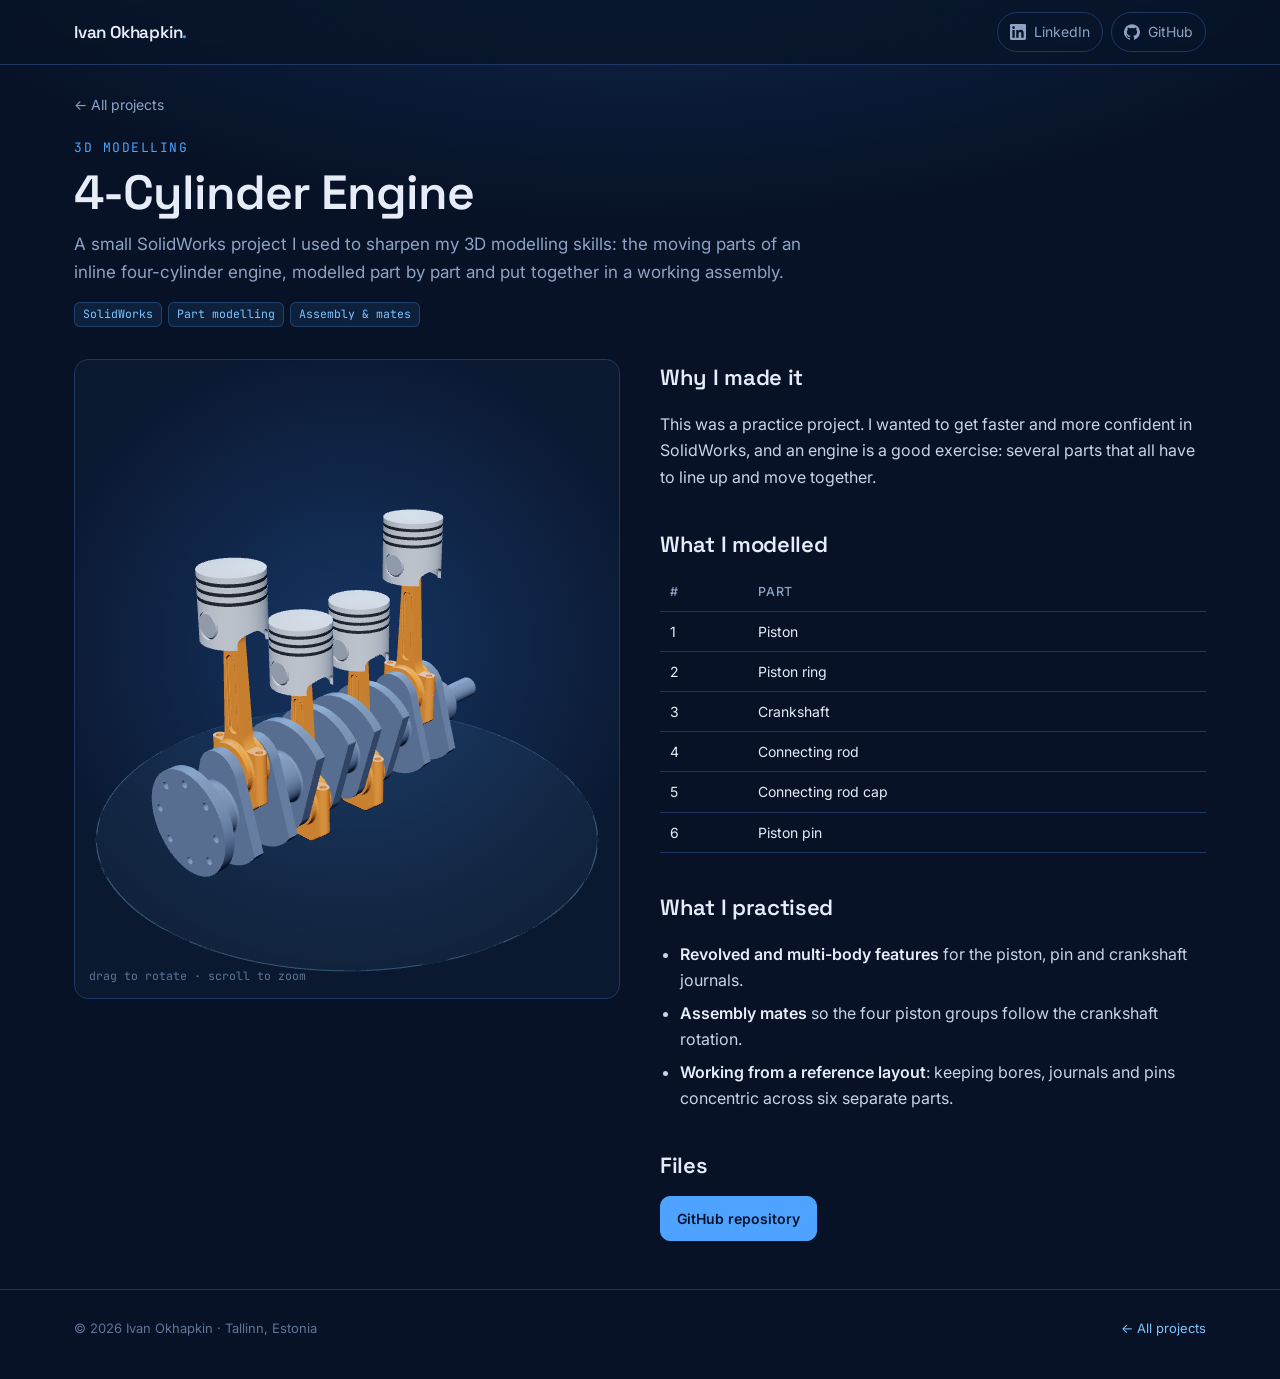
<file: projects/engine/index.html>
<!doctype html>
<html lang="en">
<head>
  <meta charset="utf-8">
  <meta name="viewport" content="width=device-width, initial-scale=1">
  <title>4-Cylinder Engine - Ivan Okhapkin</title>
  <meta name="description" content="SolidWorks model of a 4-cylinder engine piston group and crankshaft.">
  <link rel="icon" href="data:image/svg+xml,<svg xmlns='http://www.w3.org/2000/svg' viewBox='0 0 32 32'><rect width='32' height='32' rx='7' fill='%230f2142'/><text x='16' y='22' font-size='16' text-anchor='middle' fill='%234da3ff' font-family='Arial' font-weight='700'>IO</text></svg>">
  <link rel="preconnect" href="https://fonts.googleapis.com">
  <link rel="preconnect" href="https://fonts.gstatic.com" crossorigin>
  <link href="https://fonts.googleapis.com/css2?family=Inter:wght@400;500;600&family=JetBrains+Mono:wght@400;500&family=Space+Grotesk:wght@500;600&display=swap" rel="stylesheet">
  <link rel="stylesheet" href="../../assets/css/style.css">
  <script type="importmap">
    { "imports": {
      "three": "../../assets/vendor/three/three.module.js",
      "three/addons/": "../../assets/vendor/three/addons/"
    } }
  </script>
</head>
<body>
  <header class="site-header">
    <div class="wrap">
      <a class="brand" href="../../index.html">Ivan Okhapkin<span>.</span></a>
      <nav class="links">
        <a class="icon-link" href="https://www.linkedin.com/in/idokhapkin" target="_blank" rel="noopener"><svg viewBox="0 0 24 24"><path d="M20.45 20.45h-3.56v-5.57c0-1.33-.02-3.04-1.85-3.04-1.86 0-2.14 1.45-2.14 2.94v5.67H9.35V9h3.41v1.56h.05c.48-.9 1.64-1.85 3.37-1.85 3.6 0 4.27 2.37 4.27 5.46v6.28zM5.34 7.43a2.06 2.06 0 1 1 0-4.13 2.06 2.06 0 0 1 0 4.13zM7.12 20.45H3.56V9h3.56v11.45zM22.22 0H1.77C.79 0 0 .77 0 1.73v20.54C0 23.23.79 24 1.77 24h20.45c.98 0 1.78-.77 1.78-1.73V1.73C24 .77 23.2 0 22.22 0z"/></svg><span class="label">LinkedIn</span></a>
        <a class="icon-link" href="https://github.com/cxvm" target="_blank" rel="noopener"><svg viewBox="0 0 24 24"><path d="M12 .3a12 12 0 0 0-3.8 23.38c.6.12.83-.26.83-.57v-2.23c-3.34.73-4.04-1.42-4.04-1.42-.55-1.4-1.34-1.77-1.34-1.77-1.08-.74.09-.73.09-.73 1.2.09 1.83 1.24 1.83 1.24 1.07 1.83 2.8 1.3 3.49 1 .1-.78.42-1.31.76-1.61-2.67-.3-5.47-1.33-5.47-5.93 0-1.31.47-2.38 1.24-3.22-.14-.3-.54-1.52.1-3.18 0 0 1-.32 3.3 1.23a11.5 11.5 0 0 1 6 0c2.28-1.55 3.29-1.23 3.29-1.23.64 1.66.24 2.88.12 3.18a4.65 4.65 0 0 1 1.23 3.22c0 4.61-2.8 5.63-5.48 5.92.42.36.81 1.1.81 2.22v3.29c0 .32.21.7.82.58A12 12 0 0 0 12 .3"/></svg><span class="label">GitHub</span></a>
      </nav>
    </div>
  </header>

    <main class="wrap">
    <a class="back" href="../../index.html">← All projects</a>
    <section class="project-head">
      <div class="eyebrow">3D modelling</div>
      <h1>4-Cylinder Engine</h1>
      <p class="lead">A small SolidWorks project I used to sharpen my 3D modelling skills: the moving parts of an inline four-cylinder engine, modelled part by part and put together in a working assembly.</p>
      <div class="tags"><span class="tag">SolidWorks</span><span class="tag">Part modelling</span><span class="tag">Assembly & mates</span></div>
    </section>

    <section class="layout">
      <div class="viewer-col">
        <div class="viewer" data-model="model.json" data-empty="3D model coming soon">
          <div class="viewer-hint">drag to rotate · scroll to zoom</div>
        </div>
      </div>
      <article class="content">
        <h2>Why I made it</h2>
        <p>This was a practice project. I wanted to get faster and more confident in SolidWorks, and an engine is a good exercise: several parts that all have to line up and move together.</p>
        <h2>What I modelled</h2>
        <table>
          <tr><th>#</th><th>Part</th></tr>
          <tr><td>1</td><td>Piston</td></tr>
          <tr><td>2</td><td>Piston ring</td></tr>
          <tr><td>3</td><td>Crankshaft</td></tr>
          <tr><td>4</td><td>Connecting rod</td></tr>
          <tr><td>5</td><td>Connecting rod cap</td></tr>
          <tr><td>6</td><td>Piston pin</td></tr>
        </table>
        <h2>What I practised</h2>
        <ul>
          <li><strong>Revolved and multi-body features</strong> for the piston, pin and crankshaft journals.</li>
          <li><strong>Assembly mates</strong> so the four piston groups follow the crankshaft rotation.</li>
          <li><strong>Working from a reference layout</strong>: keeping bores, journals and pins concentric across six separate parts.</li>
        </ul>
        <h2>Files</h2>
        <div class="files">
          <a class="btn primary" href="https://github.com/cxvm/4-cycles-engine" target="_blank" rel="noopener">GitHub repository</a>
        </div>
      </article>
    </section>
  </main>

  <footer class="site-footer">
    <div class="wrap"><span>© <span id="y"></span> Ivan Okhapkin · Tallinn, Estonia</span><a href="../../index.html">← All projects</a></div>
  </footer>

  <script type="module" src="../../assets/js/viewer.js"></script>
  <script>document.getElementById("y").textContent = new Date().getFullYear();</script>
</body>
</html>
</file>
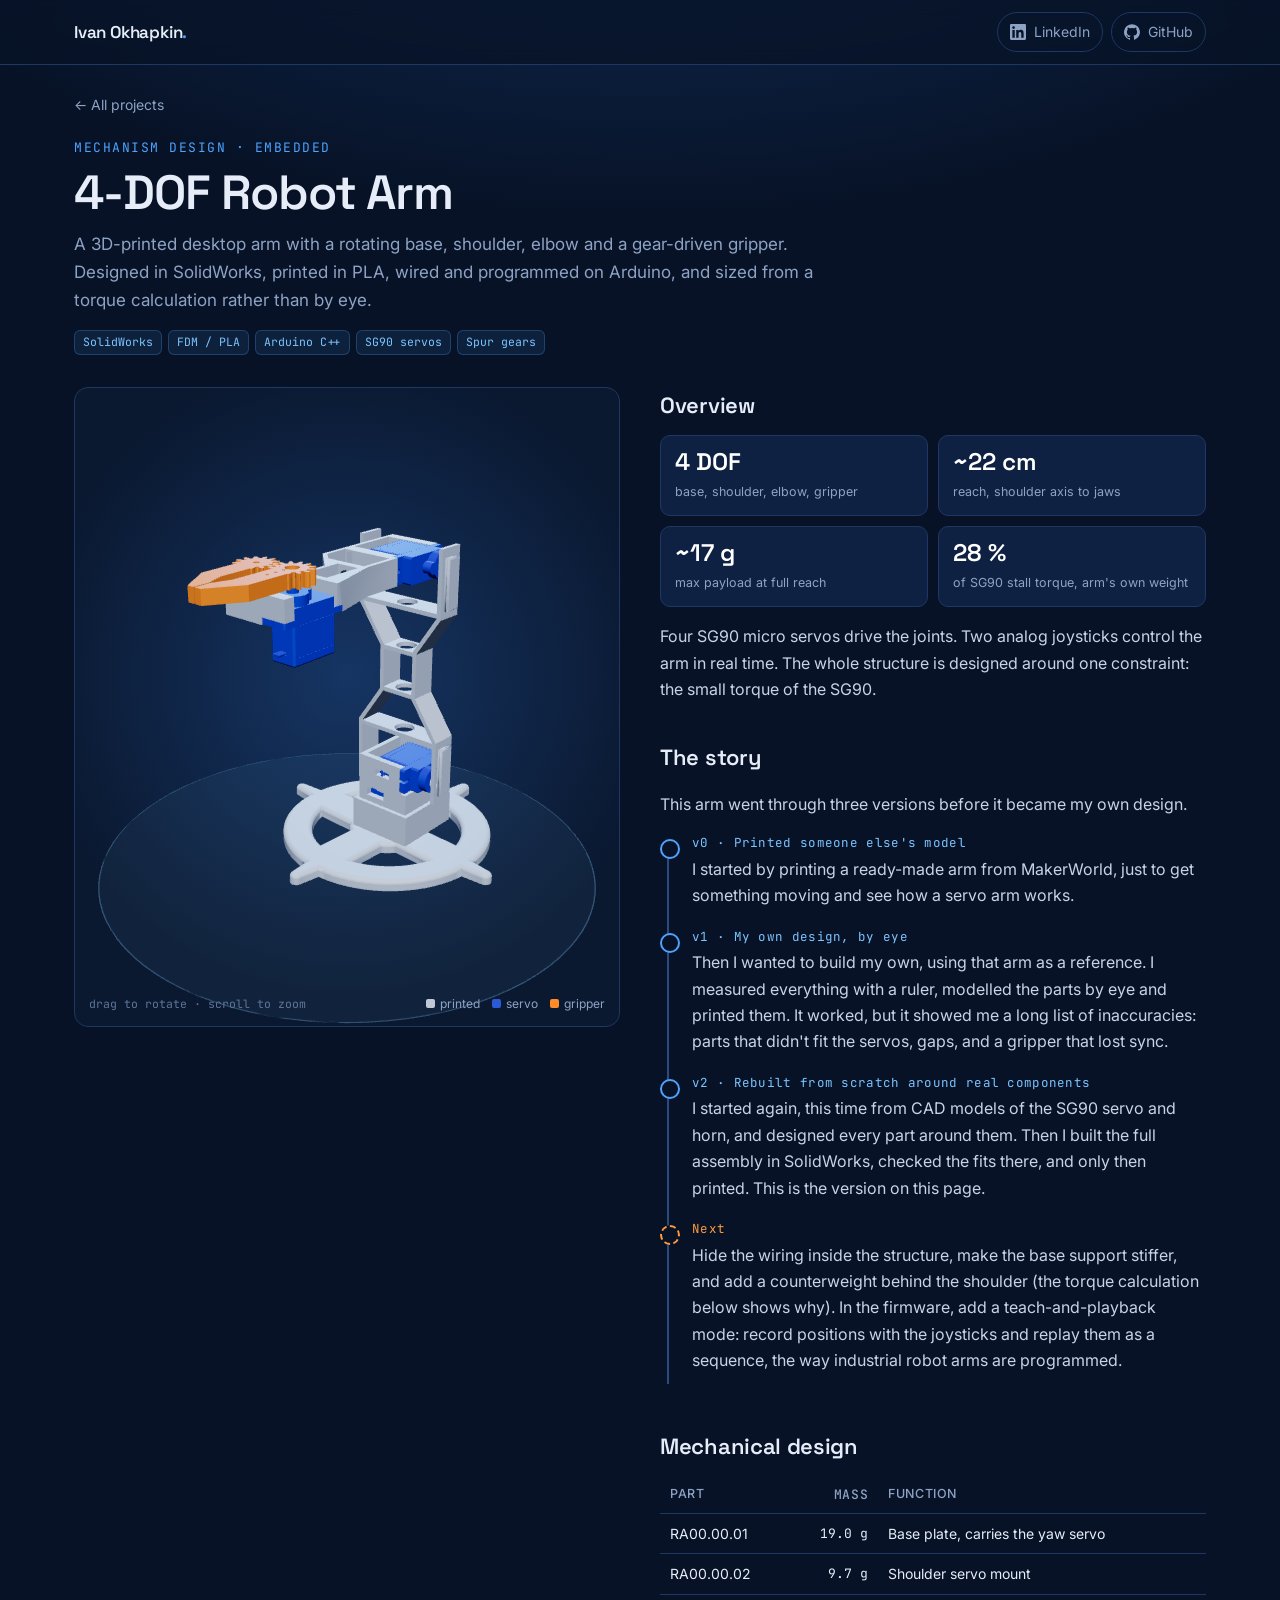
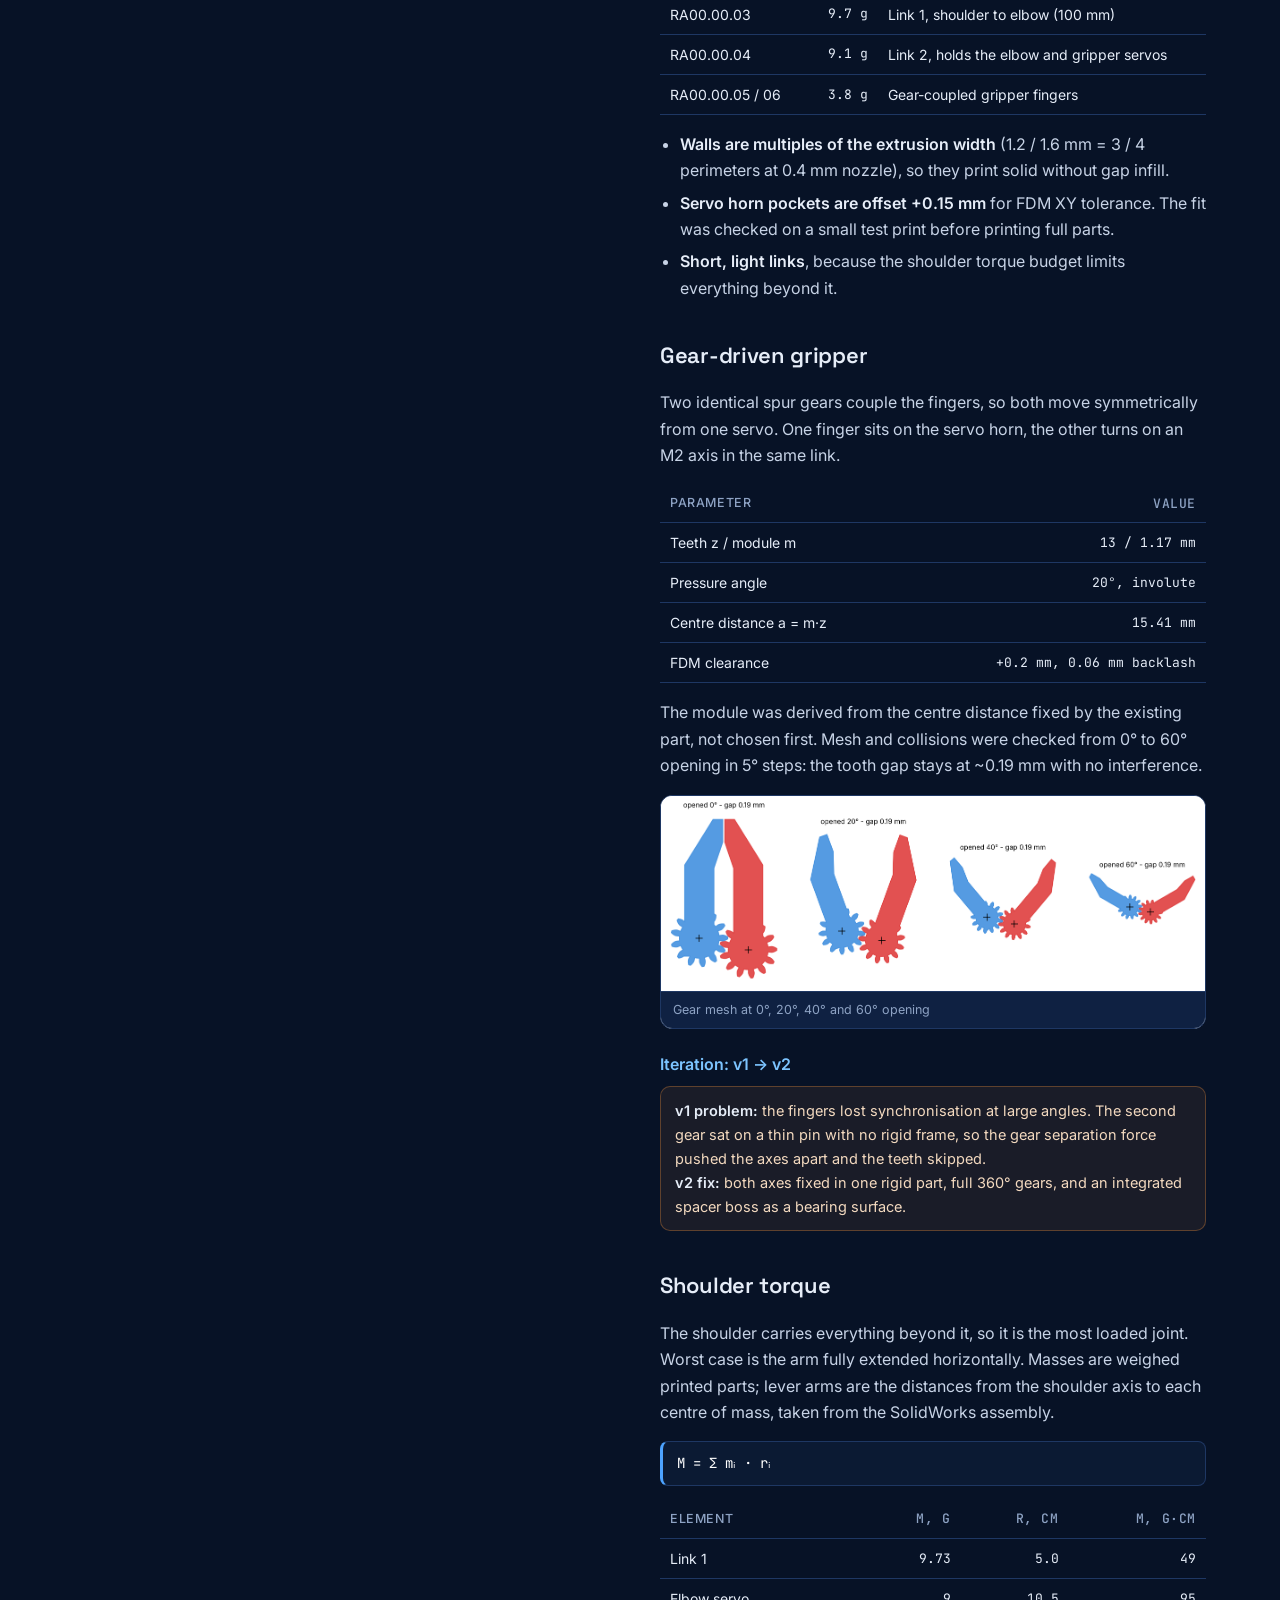
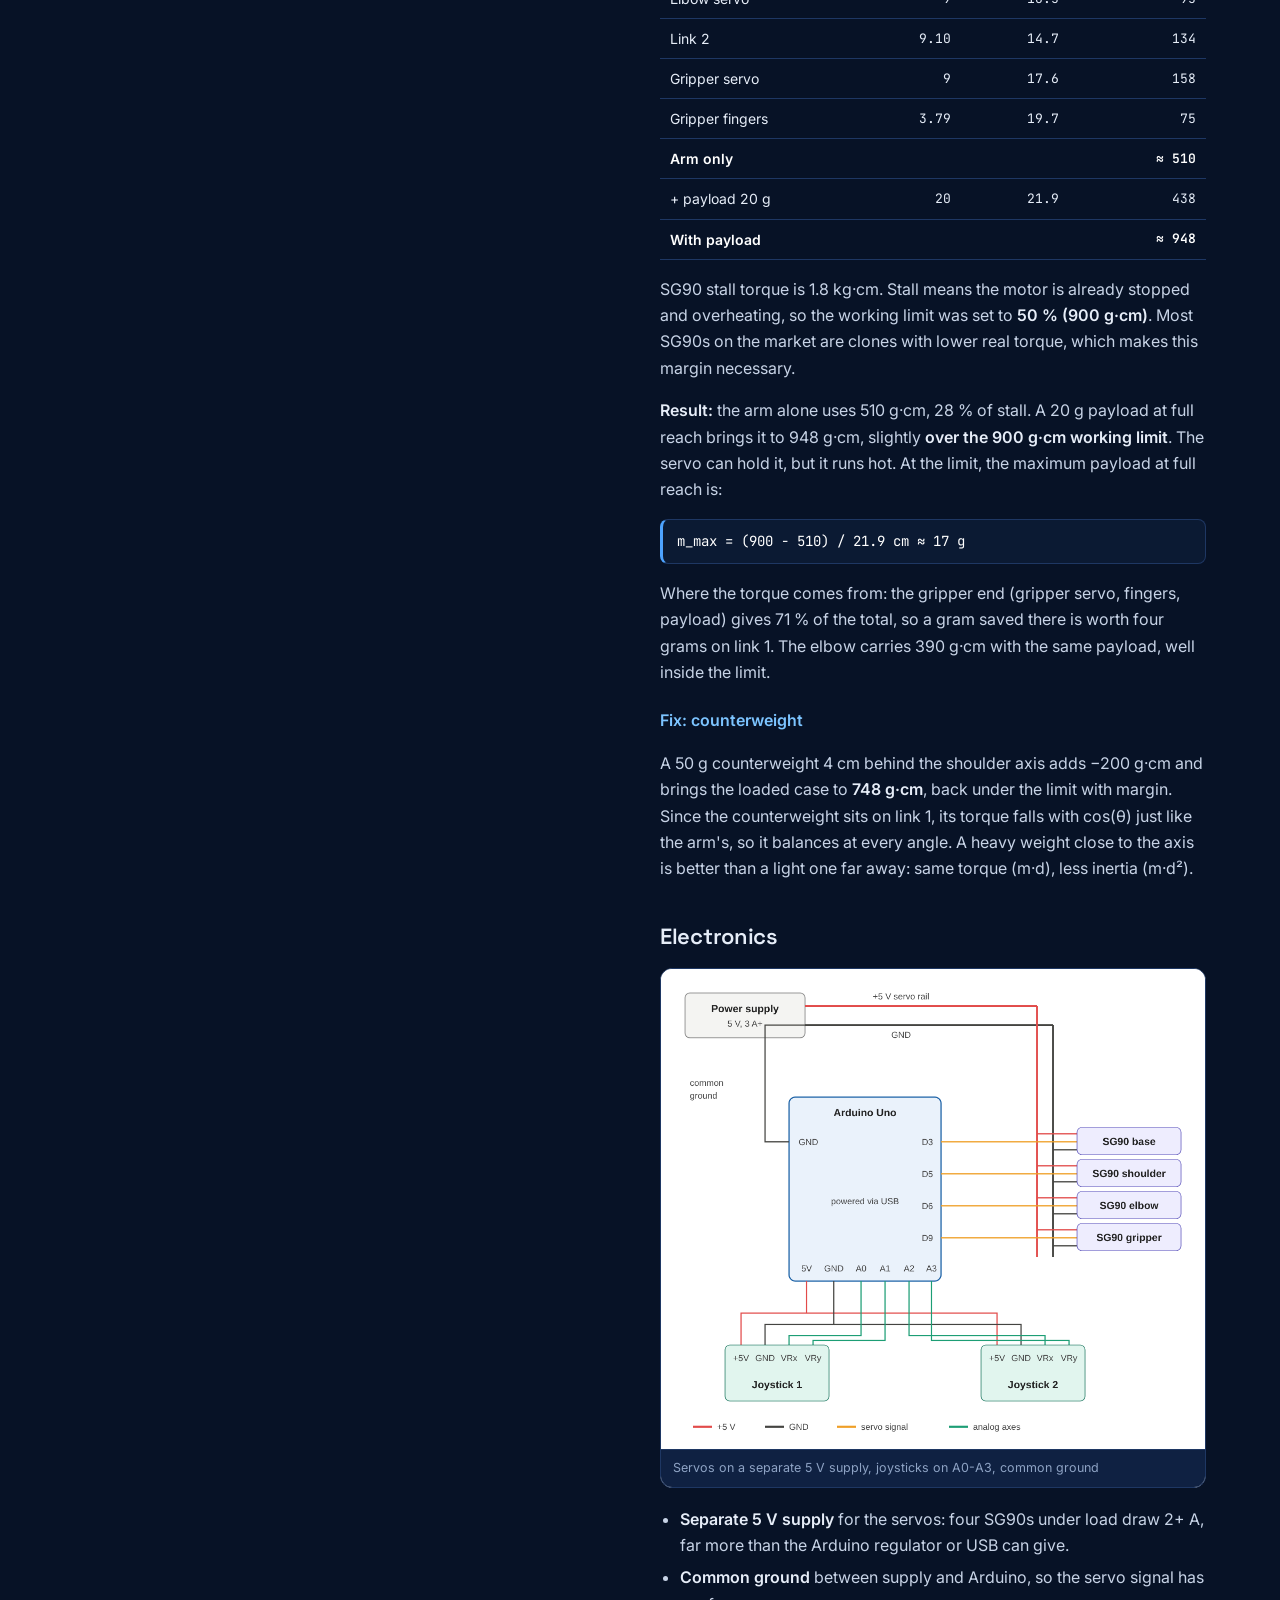
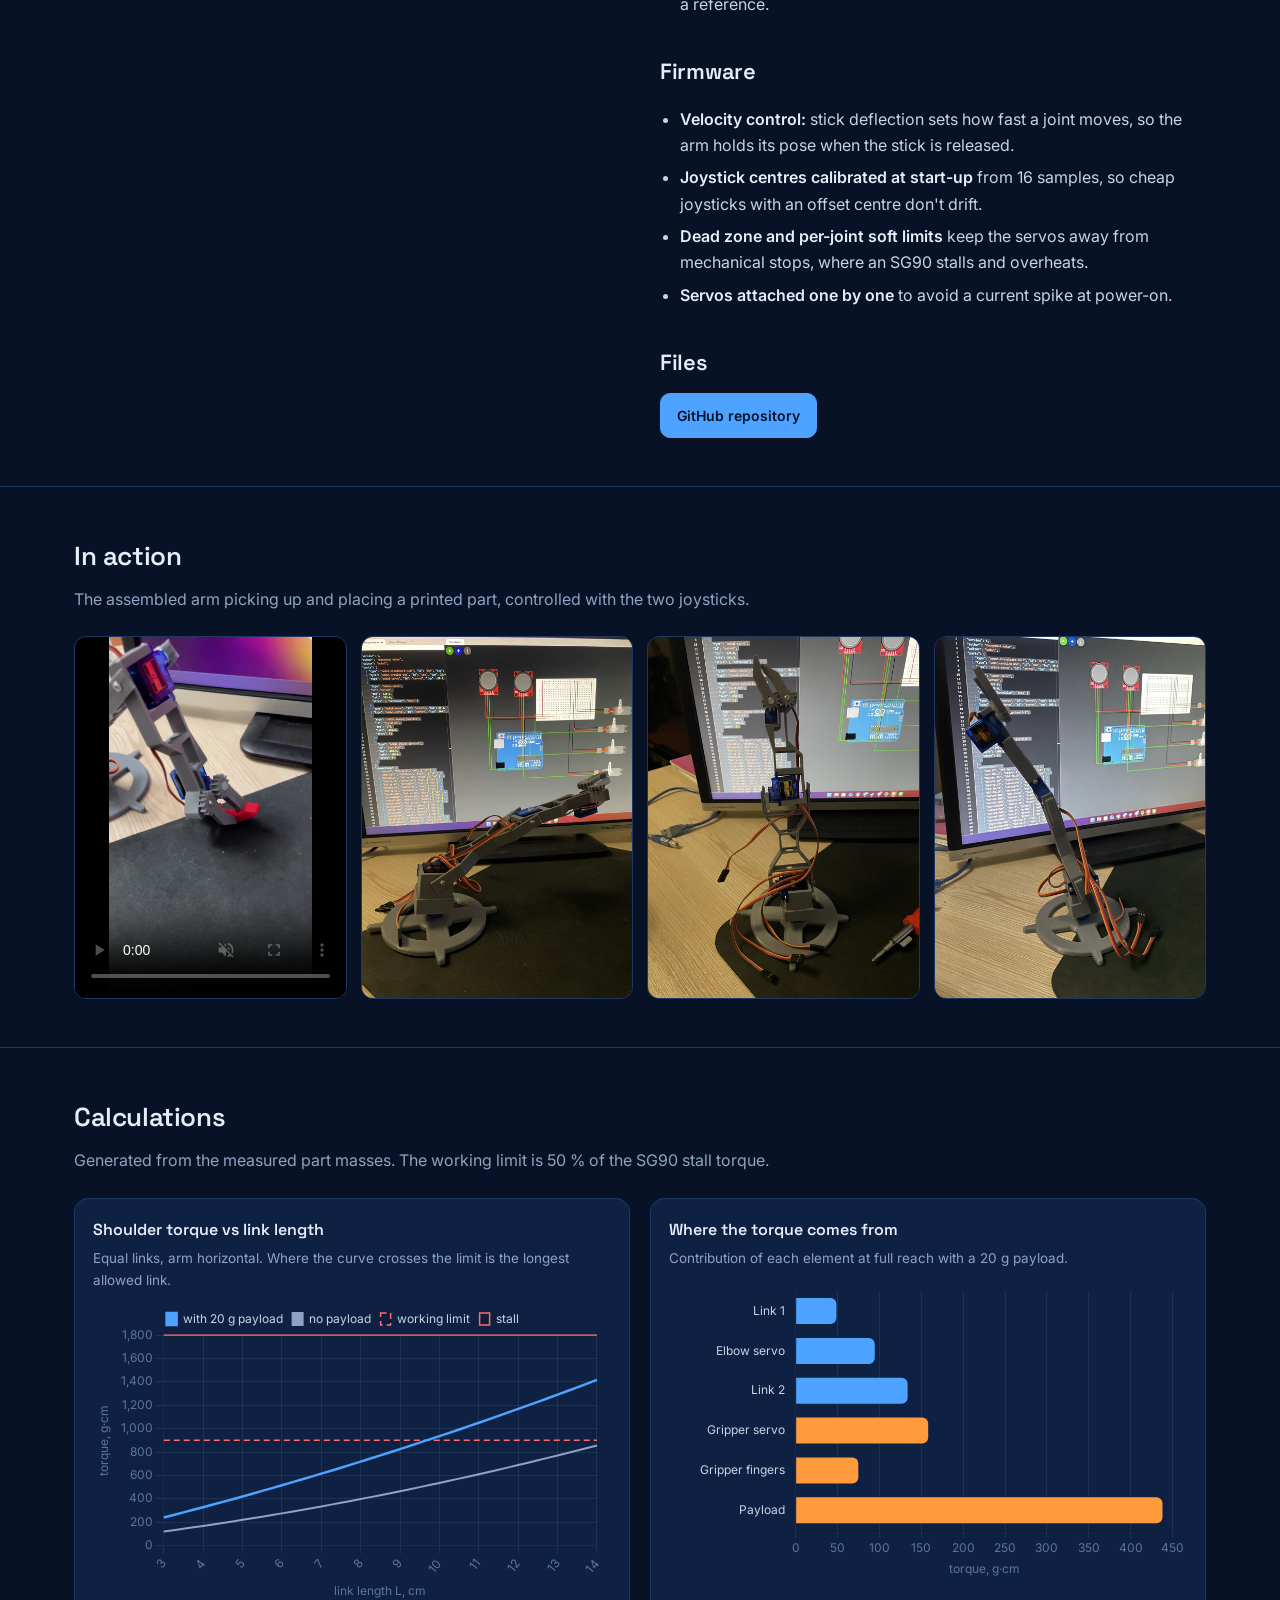
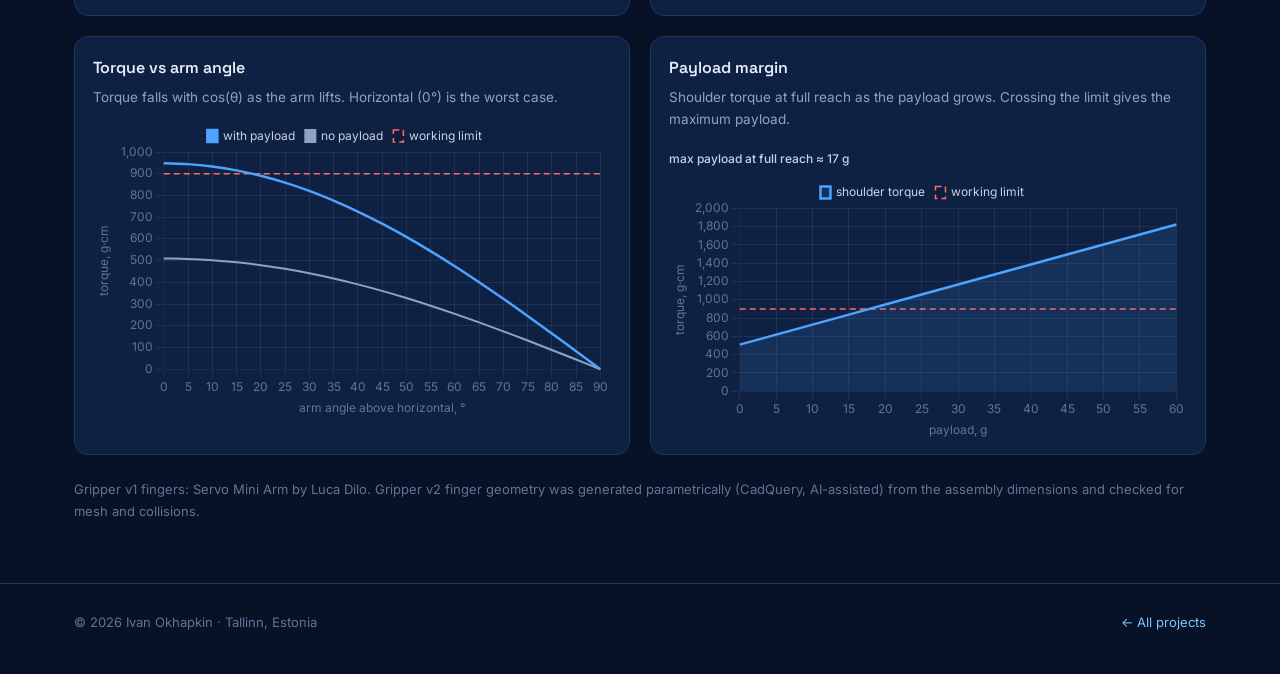
<file: projects/robot-arm/index.html>
<!doctype html>
<html lang="en">
<head>
  <meta charset="utf-8">
  <meta name="viewport" content="width=device-width, initial-scale=1">
  <title>4-DOF Robot Arm - Ivan Okhapkin</title>
  <meta name="description" content="3D-printed 4-DOF robot arm on SG90 servos with a gear-driven gripper, designed in SolidWorks and controlled by Arduino.">
  <link rel="icon" href="data:image/svg+xml,<svg xmlns='http://www.w3.org/2000/svg' viewBox='0 0 32 32'><rect width='32' height='32' rx='7' fill='%230f2142'/><text x='16' y='22' font-size='16' text-anchor='middle' fill='%234da3ff' font-family='Arial' font-weight='700'>IO</text></svg>">
  <link rel="preconnect" href="https://fonts.googleapis.com">
  <link rel="preconnect" href="https://fonts.gstatic.com" crossorigin>
  <link href="https://fonts.googleapis.com/css2?family=Inter:wght@400;500;600&family=JetBrains+Mono:wght@400;500&family=Space+Grotesk:wght@500;600&display=swap" rel="stylesheet">
  <link rel="stylesheet" href="../../assets/css/style.css">
  <script type="importmap">
    { "imports": {
      "three": "../../assets/vendor/three/three.module.js",
      "three/addons/": "../../assets/vendor/three/addons/"
    } }
  </script>
</head>
<body>
  <header class="site-header">
    <div class="wrap">
      <a class="brand" href="../../index.html">Ivan Okhapkin<span>.</span></a>
      <nav class="links">
        <a class="icon-link" href="https://www.linkedin.com/in/idokhapkin" target="_blank" rel="noopener"><svg viewBox="0 0 24 24"><path d="M20.45 20.45h-3.56v-5.57c0-1.33-.02-3.04-1.85-3.04-1.86 0-2.14 1.45-2.14 2.94v5.67H9.35V9h3.41v1.56h.05c.48-.9 1.64-1.85 3.37-1.85 3.6 0 4.27 2.37 4.27 5.46v6.28zM5.34 7.43a2.06 2.06 0 1 1 0-4.13 2.06 2.06 0 0 1 0 4.13zM7.12 20.45H3.56V9h3.56v11.45zM22.22 0H1.77C.79 0 0 .77 0 1.73v20.54C0 23.23.79 24 1.77 24h20.45c.98 0 1.78-.77 1.78-1.73V1.73C24 .77 23.2 0 22.22 0z"/></svg><span class="label">LinkedIn</span></a>
        <a class="icon-link" href="https://github.com/cxvm" target="_blank" rel="noopener"><svg viewBox="0 0 24 24"><path d="M12 .3a12 12 0 0 0-3.8 23.38c.6.12.83-.26.83-.57v-2.23c-3.34.73-4.04-1.42-4.04-1.42-.55-1.4-1.34-1.77-1.34-1.77-1.08-.74.09-.73.09-.73 1.2.09 1.83 1.24 1.83 1.24 1.07 1.83 2.8 1.3 3.49 1 .1-.78.42-1.31.76-1.61-2.67-.3-5.47-1.33-5.47-5.93 0-1.31.47-2.38 1.24-3.22-.14-.3-.54-1.52.1-3.18 0 0 1-.32 3.3 1.23a11.5 11.5 0 0 1 6 0c2.28-1.55 3.29-1.23 3.29-1.23.64 1.66.24 2.88.12 3.18a4.65 4.65 0 0 1 1.23 3.22c0 4.61-2.8 5.63-5.48 5.92.42.36.81 1.1.81 2.22v3.29c0 .32.21.7.82.58A12 12 0 0 0 12 .3"/></svg><span class="label">GitHub</span></a>
      </nav>
    </div>
  </header>

  <main class="wrap">
    <a class="back" href="../../index.html">← All projects</a>
    <section class="project-head">
      <div class="eyebrow">Mechanism design · Embedded</div>
      <h1>4-DOF Robot Arm</h1>
      <p class="lead">A 3D-printed desktop arm with a rotating base, shoulder, elbow and a gear-driven gripper. Designed in SolidWorks, printed in PLA, wired and programmed on Arduino, and sized from a torque calculation rather than by eye.</p>
      <div class="tags"><span class="tag">SolidWorks</span><span class="tag">FDM / PLA</span><span class="tag">Arduino C++</span><span class="tag">SG90 servos</span><span class="tag">Spur gears</span></div>
    </section>

    <section class="layout">
      <div class="viewer-col">
        <div class="viewer" data-model="model.json">
          <div class="viewer-hint">drag to rotate · scroll to zoom</div>
          <div class="viewer-legend"><span><i style="background:#c0c8d7"></i>printed</span><span><i style="background:#2a5ad8"></i>servo</span><span><i style="background:#ff8c28"></i>gripper</span></div>
        </div>
      </div>

      <article class="content">
        <h2>Overview</h2>
        <div class="stats">
          <div class="stat"><b>4 DOF</b><span>base, shoulder, elbow, gripper</span></div>
          <div class="stat"><b>~22 cm</b><span>reach, shoulder axis to jaws</span></div>
          <div class="stat"><b>~17 g</b><span>max payload at full reach</span></div>
          <div class="stat"><b>28 %</b><span>of SG90 stall torque, arm's own weight</span></div>
        </div>
        <p>Four SG90 micro servos drive the joints. Two analog joysticks control the arm in real time. The whole structure is designed around one constraint: the small torque of the SG90.</p>

        <h2>The story</h2>
        <p>This arm went through three versions before it became my own design.</p>
        <ol class="timeline">
          <li><span class="step">v0 · Printed someone else's model</span>I started by printing a ready-made arm from MakerWorld, just to get something moving and see how a servo arm works.</li>
          <li><span class="step">v1 · My own design, by eye</span>Then I wanted to build my own, using that arm as a reference. I measured everything with a ruler, modelled the parts by eye and printed them. It worked, but it showed me a long list of inaccuracies: parts that didn't fit the servos, gaps, and a gripper that lost sync.</li>
          <li><span class="step">v2 · Rebuilt from scratch around real components</span>I started again, this time from CAD models of the SG90 servo and horn, and designed every part around them. Then I built the full assembly in SolidWorks, checked the fits there, and only then printed. This is the version on this page.</li>
          <li class="next"><span class="step">Next</span>Hide the wiring inside the structure, make the base support stiffer, and add a counterweight behind the shoulder (the torque calculation below shows why). In the firmware, add a teach-and-playback mode: record positions with the joysticks and replay them as a sequence, the way industrial robot arms are programmed.</li>
        </ol>

        <h2>Mechanical design</h2>
        <table>
          <tr><th>Part</th><th class="num">Mass</th><th>Function</th></tr>
          <tr><td>RA00.00.01</td><td class="num">19.0 g</td><td>Base plate, carries the yaw servo</td></tr>
          <tr><td>RA00.00.02</td><td class="num">9.7 g</td><td>Shoulder servo mount</td></tr>
          <tr><td>RA00.00.03</td><td class="num">9.7 g</td><td>Link 1, shoulder to elbow (100 mm)</td></tr>
          <tr><td>RA00.00.04</td><td class="num">9.1 g</td><td>Link 2, holds the elbow and gripper servos</td></tr>
          <tr><td>RA00.00.05 / 06</td><td class="num">3.8 g</td><td>Gear-coupled gripper fingers</td></tr>
        </table>
        <ul>
          <li><strong>Walls are multiples of the extrusion width</strong> (1.2 / 1.6 mm = 3 / 4 perimeters at 0.4 mm nozzle), so they print solid without gap infill.</li>
          <li><strong>Servo horn pockets are offset +0.15 mm</strong> for FDM XY tolerance. The fit was checked on a small test print before printing full parts.</li>
          <li><strong>Short, light links</strong>, because the shoulder torque budget limits everything beyond it.</li>
        </ul>

        <h2>Gear-driven gripper</h2>
        <p>Two identical spur gears couple the fingers, so both move symmetrically from one servo. One finger sits on the servo horn, the other turns on an M2 axis in the same link.</p>
        <table>
          <tr><th>Parameter</th><th class="num">Value</th></tr>
          <tr><td>Teeth z / module m</td><td class="num">13 / 1.17 mm</td></tr>
          <tr><td>Pressure angle</td><td class="num">20°, involute</td></tr>
          <tr><td>Centre distance a = m·z</td><td class="num">15.41 mm</td></tr>
          <tr><td>FDM clearance</td><td class="num">+0.2 mm, 0.06 mm backlash</td></tr>
        </table>
        <p>The module was derived from the centre distance fixed by the existing part, not chosen first. Mesh and collisions were checked from 0° to 60° opening in 5° steps: the tooth gap stays at ~0.19 mm with no interference.</p>
        <figure class="figure"><img src="media/gripper_mesh_check.png" alt="Gear mesh check at 0, 20, 40 and 60 degrees"><figcaption>Gear mesh at 0°, 20°, 40° and 60° opening</figcaption></figure>

        <h3>Iteration: v1 → v2</h3>
        <div class="note"><strong>v1 problem:</strong> the fingers lost synchronisation at large angles. The second gear sat on a thin pin with no rigid frame, so the gear separation force pushed the axes apart and the teeth skipped.<br><strong>v2 fix:</strong> both axes fixed in one rigid part, full 360° gears, and an integrated spacer boss as a bearing surface.</div>

        <h2>Shoulder torque</h2>
        <p>The shoulder carries everything beyond it, so it is the most loaded joint. Worst case is the arm fully extended horizontally. Masses are weighed printed parts; lever arms are the distances from the shoulder axis to each centre of mass, taken from the SolidWorks assembly.</p>
        <div class="formula">M = Σ mᵢ · rᵢ</div>
        <table>
          <tr><th>Element</th><th class="num">m, g</th><th class="num">r, cm</th><th class="num">M, g·cm</th></tr>
          <tr><td>Link 1</td><td class="num">9.73</td><td class="num">5.0</td><td class="num">49</td></tr>
          <tr><td>Elbow servo</td><td class="num">9</td><td class="num">10.5</td><td class="num">95</td></tr>
          <tr><td>Link 2</td><td class="num">9.10</td><td class="num">14.7</td><td class="num">134</td></tr>
          <tr><td>Gripper servo</td><td class="num">9</td><td class="num">17.6</td><td class="num">158</td></tr>
          <tr><td>Gripper fingers</td><td class="num">3.79</td><td class="num">19.7</td><td class="num">75</td></tr>
          <tr class="total"><td>Arm only</td><td></td><td></td><td class="num">≈ 510</td></tr>
          <tr><td>+ payload 20 g</td><td class="num">20</td><td class="num">21.9</td><td class="num">438</td></tr>
          <tr class="total"><td>With payload</td><td></td><td></td><td class="num">≈ 948</td></tr>
        </table>
        <p>SG90 stall torque is 1.8 kg·cm. Stall means the motor is already stopped and overheating, so the working limit was set to <strong>50 % (900 g·cm)</strong>. Most SG90s on the market are clones with lower real torque, which makes this margin necessary.</p>
        <p><strong>Result:</strong> the arm alone uses 510 g·cm, 28 % of stall. A 20 g payload at full reach brings it to 948 g·cm, slightly <strong>over the 900 g·cm working limit</strong>. The servo can hold it, but it runs hot. At the limit, the maximum payload at full reach is:</p>
        <div class="formula">m_max = (900 − 510) / 21.9 cm ≈ 17 g</div>
        <p>Where the torque comes from: the gripper end (gripper servo, fingers, payload) gives 71 % of the total, so a gram saved there is worth four grams on link 1. The elbow carries 390 g·cm with the same payload, well inside the limit.</p>
        <h3>Fix: counterweight</h3>
        <p>A 50 g counterweight 4 cm behind the shoulder axis adds −200 g·cm and brings the loaded case to <strong>748 g·cm</strong>, back under the limit with margin. Since the counterweight sits on link 1, its torque falls with cos(θ) just like the arm's, so it balances at every angle. A heavy weight close to the axis is better than a light one far away: same torque (m·d), less inertia (m·d²).</p>

        <h2>Electronics</h2>
        <figure class="figure"><img src="media/wiring.png" alt="Wiring diagram"><figcaption>Servos on a separate 5 V supply, joysticks on A0-A3, common ground</figcaption></figure>
        <ul>
          <li><strong>Separate 5 V supply</strong> for the servos: four SG90s under load draw 2+ A, far more than the Arduino regulator or USB can give.</li>
          <li><strong>Common ground</strong> between supply and Arduino, so the servo signal has a reference.</li>
        </ul>

        <h2>Firmware</h2>
        <ul>
          <li><strong>Velocity control:</strong> stick deflection sets how fast a joint moves, so the arm holds its pose when the stick is released.</li>
          <li><strong>Joystick centres calibrated at start-up</strong> from 16 samples, so cheap joysticks with an offset centre don't drift.</li>
          <li><strong>Dead zone and per-joint soft limits</strong> keep the servos away from mechanical stops, where an SG90 stalls and overheats.</li>
          <li><strong>Servos attached one by one</strong> to avoid a current spike at power-on.</li>
        </ul>

        <h2>Files</h2>
        <div class="files">
          <a class="btn primary" href="https://github.com/cxvm/arduino-robot-arm" target="_blank" rel="noopener">GitHub repository</a>
        </div>
      </article>
    </section>
  </main>

  <section class="band" id="media">
    <div class="wrap">
      <h2>In action</h2>
      <p class="sub">The assembled arm picking up and placing a printed part, controlled with the two joysticks.</p>
      <div class="gallery" id="gallery">
        <video src="media/demo.mp4" poster="media/demo-poster.jpg" controls muted loop playsinline preload="metadata"></video>
        <img src="media/photo-1.jpg" alt="Robot arm photo">
        <img src="media/photo-2.jpg" alt="Robot arm photo">
        <img src="media/photo-3.jpg" alt="Robot arm photo">
      </div>
    </div>
  </section>

  <section class="band">
    <div class="wrap">
      <h2>Calculations</h2>
      <p class="sub">Generated from the measured part masses. The working limit is 50 % of the SG90 stall torque.</p>
      <div class="charts">
        <div class="chart-card"><h3>Shoulder torque vs link length</h3><p>Equal links, arm horizontal. Where the curve crosses the limit is the longest allowed link.</p><div class="chart-box"><canvas id="c-length"></canvas></div></div>
        <div class="chart-card"><h3>Where the torque comes from</h3><p>Contribution of each element at full reach with a 20 g payload.</p><div class="chart-box"><canvas id="c-split"></canvas></div></div>
        <div class="chart-card"><h3>Torque vs arm angle</h3><p>Torque falls with cos(θ) as the arm lifts. Horizontal (0°) is the worst case.</p><div class="chart-box"><canvas id="c-angle"></canvas></div></div>
        <div class="chart-card"><h3>Payload margin</h3><p>Shoulder torque at full reach as the payload grows. Crossing the limit gives the maximum payload.</p><div class="chart-box"><canvas id="c-payload"></canvas></div></div>
      </div>
      <p style="color:var(--dim);font-size:13px;margin-top:24px">Gripper v1 fingers: Servo Mini Arm by Luca Dilo. Gripper v2 finger geometry was generated parametrically (CadQuery, AI-assisted) from the assembly dimensions and checked for mesh and collisions.</p>
    </div>
  </section>

  <footer class="site-footer">
    <div class="wrap"><span>© <span id="y"></span> Ivan Okhapkin · Tallinn, Estonia</span><a href="../../index.html">← All projects</a></div>
  </footer>

  <script type="module" src="../../assets/js/viewer.js"></script>
  <script src="../../assets/vendor/chart.umd.min.js"></script>
  <script src="../../assets/js/charts.js"></script>
  <script>
    document.getElementById("y").textContent = new Date().getFullYear();
    // show only the media files that exist; hide the whole section if none do
    (function () {
      const g = document.getElementById("gallery");
      const items = [...g.children];
      let pending = items.length;
      const done = () => { if (--pending === 0 && !g.children.length) document.getElementById("media").remove(); };
      items.forEach((el) => {
        const src = el.getAttribute("src");
        el.removeAttribute("src");
        const ok = () => { el.setAttribute("src", src); done(); };
        const bad = () => { el.remove(); done(); };
        if (el.tagName === "VIDEO") fetch(src, { method: "HEAD" }).then((r) => (r.ok ? ok() : bad())).catch(bad);
        else { const p = new Image(); p.onload = ok; p.onerror = bad; p.src = src; }
      });
    })();
  </script>
  <script>
    // chart data for this project
    armCharts({
      limit: 900, stall: 1800,
      density: 0.95,            // g per cm of link (weighed parts)
      elbowServo: 9, endMass: 12.79, payload: 20,
      L1: 10, L2: 11.9,
      parts: [["Link 1", 9.73, 5.0], ["Elbow servo", 9, 10.49], ["Link 2", 9.1, 14.69], ["Gripper servo", 9, 17.58], ["Gripper fingers", 3.79, 19.74], ["Payload", 20, 21.9]]
    });
  </script>
</body>
</html>
</file>
<file: assets/css/style.css>
:root {
  --bg: #071226;
  --bg-2: #0b1a33;
  --card: #0f2142;
  --card-2: #13294f;
  --line: #1e3763;
  --line-2: #2a4a80;
  --text: #e6edf8;
  --muted: #8ea3c4;
  --dim: #5f7598;
  --accent: #4da3ff;
  --accent-2: #7cc4ff;
  --warm: #ff9a3d;
  --danger: #ff6b6b;
  --radius: 14px;
  --font-head: "Space Grotesk", system-ui, sans-serif;
  --font-body: "Inter", system-ui, sans-serif;
  --font-mono: "JetBrains Mono", ui-monospace, monospace;
}

* { box-sizing: border-box; }
html { scroll-behavior: smooth; }
body {
  margin: 0;
  background:
    radial-gradient(1200px 600px at 50% -200px, #12305e 0%, transparent 70%),
    var(--bg);
  color: var(--text);
  font-family: var(--font-body);
  font-size: 16px;
  line-height: 1.65;
  min-height: 100vh;
  -webkit-font-smoothing: antialiased;
}
a { color: var(--accent-2); text-decoration: none; }
a:hover { color: #fff; }
img { max-width: 100%; display: block; }

.wrap { max-width: 1180px; margin: 0 auto; padding: 0 24px; }

/* ---------- header ---------- */
.site-header {
  position: sticky; top: 0; z-index: 10;
  backdrop-filter: blur(10px);
  background: rgba(7, 18, 38, 0.72);
  border-bottom: 1px solid var(--line);
}
.site-header .wrap { display: flex; align-items: center; justify-content: space-between; height: 64px; }
.brand { font-family: var(--font-head); font-weight: 600; font-size: 17px; color: var(--text); letter-spacing: -0.2px; }
.brand span { color: var(--accent); }
.links { display: flex; gap: 8px; }
.icon-link {
  display: inline-flex; align-items: center; gap: 8px;
  padding: 7px 12px; border: 1px solid var(--line); border-radius: 999px;
  color: var(--muted); font-size: 14px; transition: border-color .2s, color .2s;
}
.icon-link:hover { border-color: var(--accent); color: var(--text); }
.icon-link svg { width: 16px; height: 16px; fill: currentColor; }

/* ---------- hero ---------- */
.hero { padding: 88px 0 48px; text-align: center; }
.eyebrow { font-family: var(--font-mono); font-size: 13px; color: var(--accent); letter-spacing: 1.5px; text-transform: uppercase; }
.hero h1 { font-family: var(--font-head); font-size: clamp(36px, 6vw, 60px); line-height: 1.05; margin: 14px 0 16px; letter-spacing: -1.5px; font-weight: 600; }
.hero p { color: var(--muted); max-width: 620px; margin: 0 auto; font-size: 17px; }

/* ---------- project grid ---------- */
.section-title { font-family: var(--font-head); font-size: 14px; color: var(--dim); text-transform: uppercase; letter-spacing: 2px; text-align: center; margin: 24px 0 24px; }
.grid { display: flex; flex-wrap: wrap; justify-content: center; gap: 24px; padding-bottom: 96px; }
.card {
  width: 360px; max-width: 100%;
  background: linear-gradient(180deg, var(--card-2), var(--card));
  border: 1px solid var(--line); border-radius: var(--radius); overflow: hidden;
  color: var(--text); transition: transform .25s, border-color .25s, box-shadow .25s;
}
.card:hover { transform: translateY(-4px); border-color: var(--line-2); box-shadow: 0 18px 40px -18px rgba(77, 163, 255, .35); color: var(--text); }
.card.featured { width: 560px; }
.card-thumb { aspect-ratio: 16 / 10; background: radial-gradient(circle at 50% 40%, #1a3a6e, #0b1a33 70%); overflow: hidden; }
.card-thumb img { width: 100%; height: 100%; object-fit: cover; transition: transform .5s; }
.card:hover .card-thumb img { transform: scale(1.04); }
.card-body { padding: 18px 20px 20px; }
.card-body h3 { font-family: var(--font-head); font-size: 21px; margin: 0 0 6px; font-weight: 600; letter-spacing: -0.3px; }
.card-body p { margin: 0 0 14px; color: var(--muted); font-size: 14.5px; }
.tags { display: flex; flex-wrap: wrap; gap: 6px; }
.tag { font-family: var(--font-mono); font-size: 11.5px; color: var(--accent-2); background: rgba(77, 163, 255, .1); border: 1px solid rgba(77, 163, 255, .25); padding: 2px 8px; border-radius: 6px; }

/* ---------- project page ---------- */
.back { display: inline-flex; align-items: center; gap: 6px; color: var(--muted); font-size: 14px; margin: 28px 0 0; }
.project-head { padding: 20px 0 8px; }
.project-head h1 { font-family: var(--font-head); font-size: clamp(32px, 5vw, 48px); margin: 8px 0 10px; letter-spacing: -1px; font-weight: 600; line-height: 1.1; }
.project-head .lead { color: var(--muted); max-width: 760px; font-size: 17px; margin: 0 0 16px; }

.layout { display: grid; grid-template-columns: minmax(0, 1fr) minmax(0, 1fr); gap: 40px; padding: 24px 0 40px; }
.viewer-col { position: relative; }
.viewer {
  position: sticky; top: 88px;
  height: min(72vh, 640px);
  border: 1px solid var(--line); border-radius: var(--radius);
  background: radial-gradient(circle at 50% 45%, #163563 0%, #0a1830 72%);
  overflow: hidden;
}
.viewer canvas { display: block; width: 100%; height: 100%; cursor: grab; }
.viewer canvas:active { cursor: grabbing; }
.viewer-hint { position: absolute; left: 14px; bottom: 12px; font-family: var(--font-mono); font-size: 11.5px; color: var(--dim); pointer-events: none; }
.viewer-legend { position: absolute; right: 14px; bottom: 12px; display: flex; gap: 12px; font-size: 12px; color: var(--muted); pointer-events: none; }
.viewer-legend i { display: inline-block; width: 9px; height: 9px; border-radius: 2px; margin-right: 5px; vertical-align: 0; }
.viewer-empty { position: absolute; inset: 0; display: flex; flex-direction: column; align-items: center; justify-content: center; color: var(--dim); font-family: var(--font-mono); font-size: 13px; text-align: center; padding: 24px; }
.viewer-loading { position: absolute; inset: 0; display: flex; align-items: center; justify-content: center; color: var(--dim); font-family: var(--font-mono); font-size: 13px; }

.content h2 { font-family: var(--font-head); font-size: 22px; font-weight: 600; margin: 36px 0 12px; letter-spacing: -0.3px; }
.content h2:first-child { margin-top: 0; }
.content h3 { font-size: 16px; margin: 22px 0 8px; color: var(--accent-2); font-weight: 600; }
.content p, .content li { color: #c7d3e6; }
.content ul { padding-left: 20px; }
.content li { margin-bottom: 6px; }
.content strong { color: var(--text); font-weight: 600; }

.stats { display: grid; grid-template-columns: repeat(2, 1fr); gap: 10px; margin: 0 0 8px; }
.stat { background: var(--card); border: 1px solid var(--line); border-radius: 10px; padding: 12px 14px; }
.stat b { display: block; font-family: var(--font-head); font-size: 24px; font-weight: 600; color: #fff; line-height: 1.2; }
.stat span { font-size: 12.5px; color: var(--muted); }

table { width: 100%; border-collapse: collapse; font-size: 14px; margin: 8px 0 16px; }
th, td { text-align: left; padding: 8px 10px; border-bottom: 1px solid var(--line); }
th { color: var(--muted); font-weight: 500; font-size: 12.5px; text-transform: uppercase; letter-spacing: .6px; }
td.num, th.num { text-align: right; font-family: var(--font-mono); font-size: 13px; }
tr.total td { color: #fff; font-weight: 600; border-top: 1px solid var(--line-2); }

.formula { font-family: var(--font-mono); background: var(--bg-2); border: 1px solid var(--line); border-left: 3px solid var(--accent); border-radius: 8px; padding: 10px 14px; margin: 10px 0 14px; color: #fff; font-size: 14px; overflow-x: auto; }
.note { background: rgba(255, 154, 61, .08); border: 1px solid rgba(255, 154, 61, .3); border-radius: 10px; padding: 12px 14px; color: #f3d9bf; font-size: 14.5px; }

.figure { margin: 14px 0 18px; border: 1px solid var(--line); border-radius: 12px; overflow: hidden; background: #fff; }
.figure.dark { background: var(--card); }
.figure figcaption { font-size: 12.5px; color: var(--muted); padding: 8px 12px; background: var(--card); border-top: 1px solid var(--line); }

.files { display: flex; flex-wrap: wrap; gap: 10px; margin: 8px 0; }
.btn { display: inline-flex; align-items: center; gap: 8px; padding: 10px 16px; border-radius: 10px; border: 1px solid var(--line-2); background: var(--card-2); color: var(--text); font-size: 14px; transition: border-color .2s, background .2s; }
.btn:hover { border-color: var(--accent); background: #183463; color: #fff; }
.btn.primary { background: var(--accent); border-color: var(--accent); color: #04122a; font-weight: 600; }
.btn.primary:hover { background: var(--accent-2); }

/* ---------- full-width sections below the layout ---------- */
.band { border-top: 1px solid var(--line); padding: 48px 0; }
.band h2 { font-family: var(--font-head); font-size: 26px; font-weight: 600; margin: 0 0 8px; letter-spacing: -0.4px; }
.band .sub { color: var(--muted); margin: 0 0 24px; max-width: 760px; }
.gallery { display: grid; grid-template-columns: repeat(auto-fill, minmax(220px, 1fr)); gap: 14px; }
.gallery img, .gallery video { width: 100%; border-radius: 12px; border: 1px solid var(--line); aspect-ratio: 3 / 4; object-fit: cover; background: var(--card); }
.gallery video { object-fit: contain; background: #000; }
.charts { display: grid; grid-template-columns: repeat(2, minmax(0, 1fr)); gap: 20px; }
.chart-card { background: var(--card); border: 1px solid var(--line); border-radius: var(--radius); padding: 18px 18px 12px; }
.chart-card h3 { font-family: var(--font-head); font-size: 16px; font-weight: 600; margin: 0 0 4px; }
.chart-card p { color: var(--muted); font-size: 13.5px; margin: 0 0 12px; }
.chart-box { position: relative; height: 300px; }

.site-footer { border-top: 1px solid var(--line); padding: 28px 0 40px; color: var(--dim); font-size: 13px; }
.site-footer .wrap { display: flex; justify-content: space-between; flex-wrap: wrap; gap: 12px; }

@media (max-width: 900px) {
  .layout { grid-template-columns: 1fr; gap: 24px; }
  .viewer { position: relative; top: 0; height: 56vh; min-height: 320px; }
  .charts { grid-template-columns: 1fr; }
}
@media (max-width: 520px) {
  .wrap { padding: 0 16px; }
  .hero { padding: 56px 0 32px; }
  .links .label { display: none; }
  .card.featured { width: 100%; }
}

/* ---------- project story timeline ---------- */
.timeline { list-style: none; padding: 0; margin: 12px 0 8px; position: relative; }
.timeline::before { content: ""; position: absolute; left: 7px; top: 8px; bottom: 8px; width: 2px; background: var(--line-2); }
.timeline li { position: relative; padding: 0 0 18px 32px; margin: 0; }
.timeline li::before { content: ""; position: absolute; left: 0; top: 6px; width: 16px; height: 16px; border-radius: 50%; background: var(--bg); border: 2px solid var(--accent); }
.timeline li.next::before { border-style: dashed; border-color: var(--warm); }
.timeline .step { display: block; font-family: var(--font-mono); font-size: 12.5px; color: var(--accent-2); margin-bottom: 2px; letter-spacing: .3px; }
.timeline li.next .step { color: var(--warm); }
.grid.featured-row { padding-bottom: 24px; }
.card-thumb:empty::after { content: "3D model coming soon"; display: flex; height: 100%; align-items: center; justify-content: center; font-family: var(--font-mono); font-size: 12px; color: var(--dim); }
</file>
